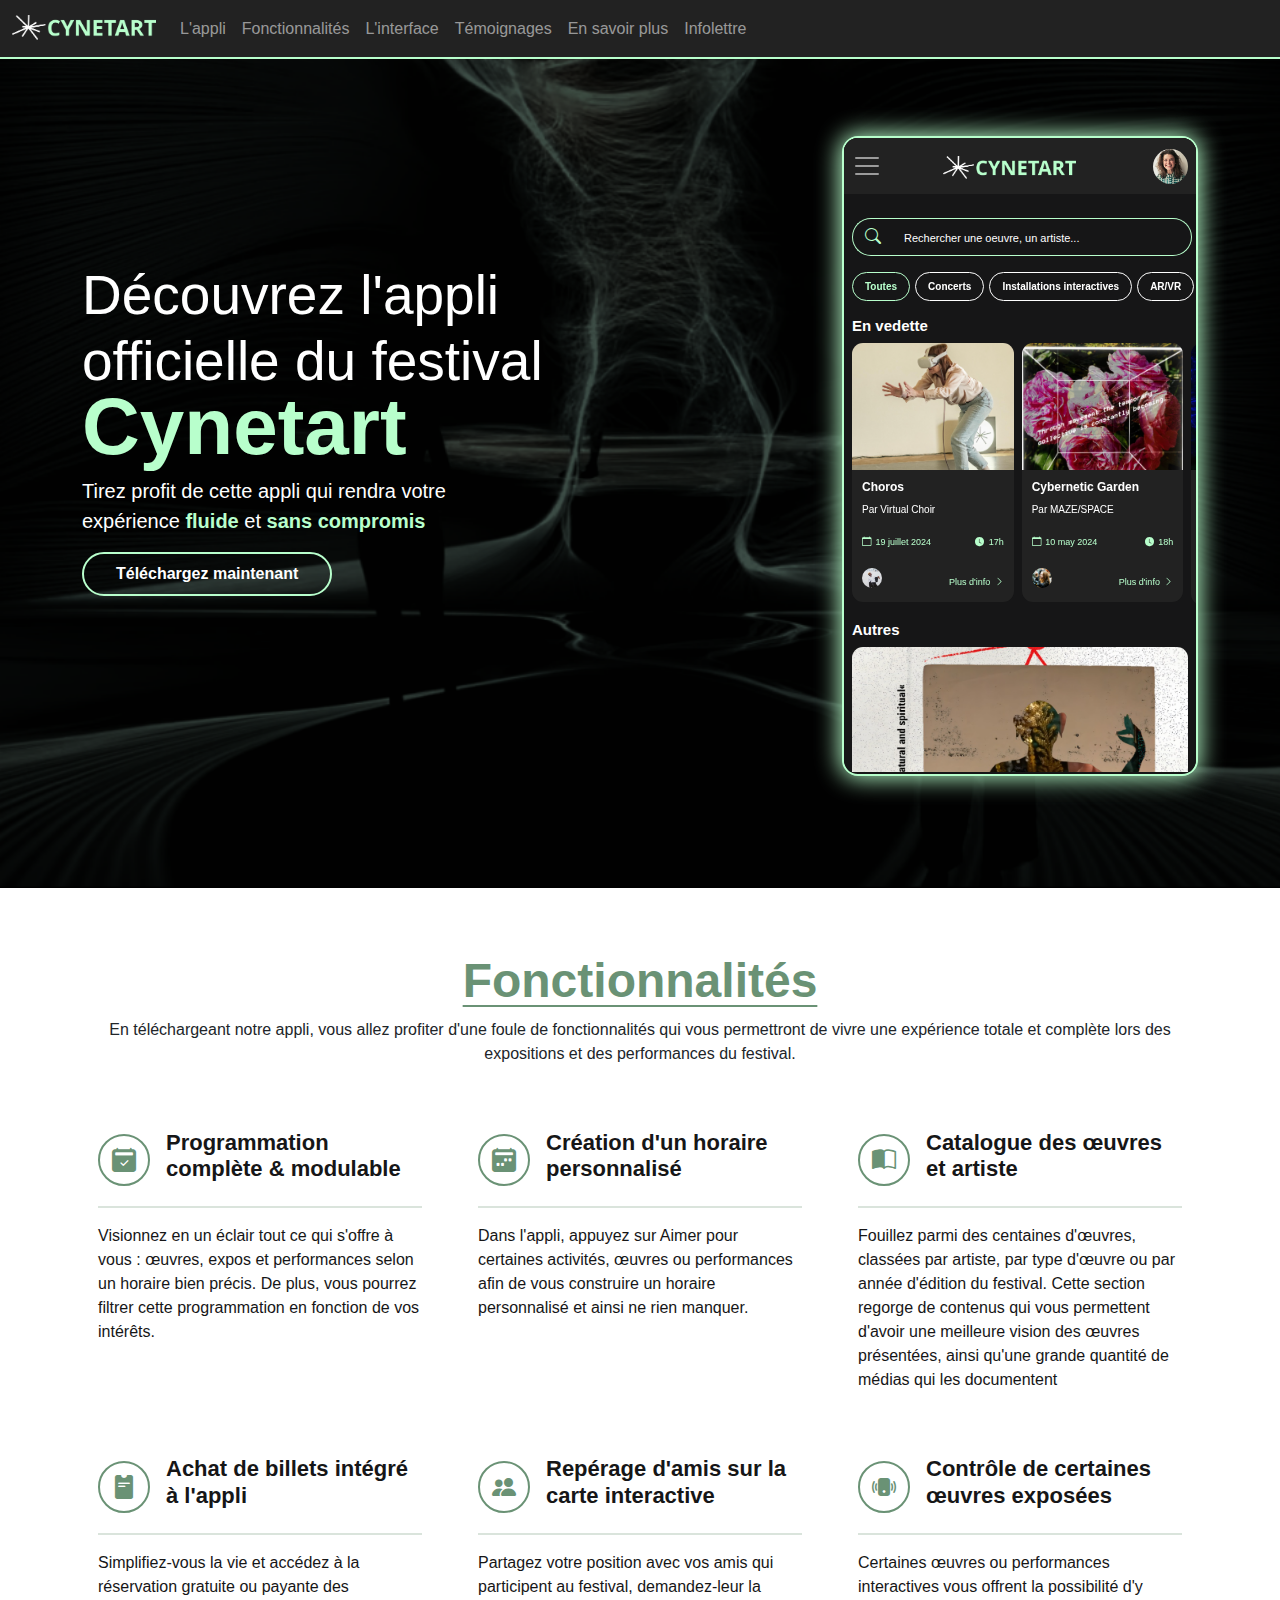
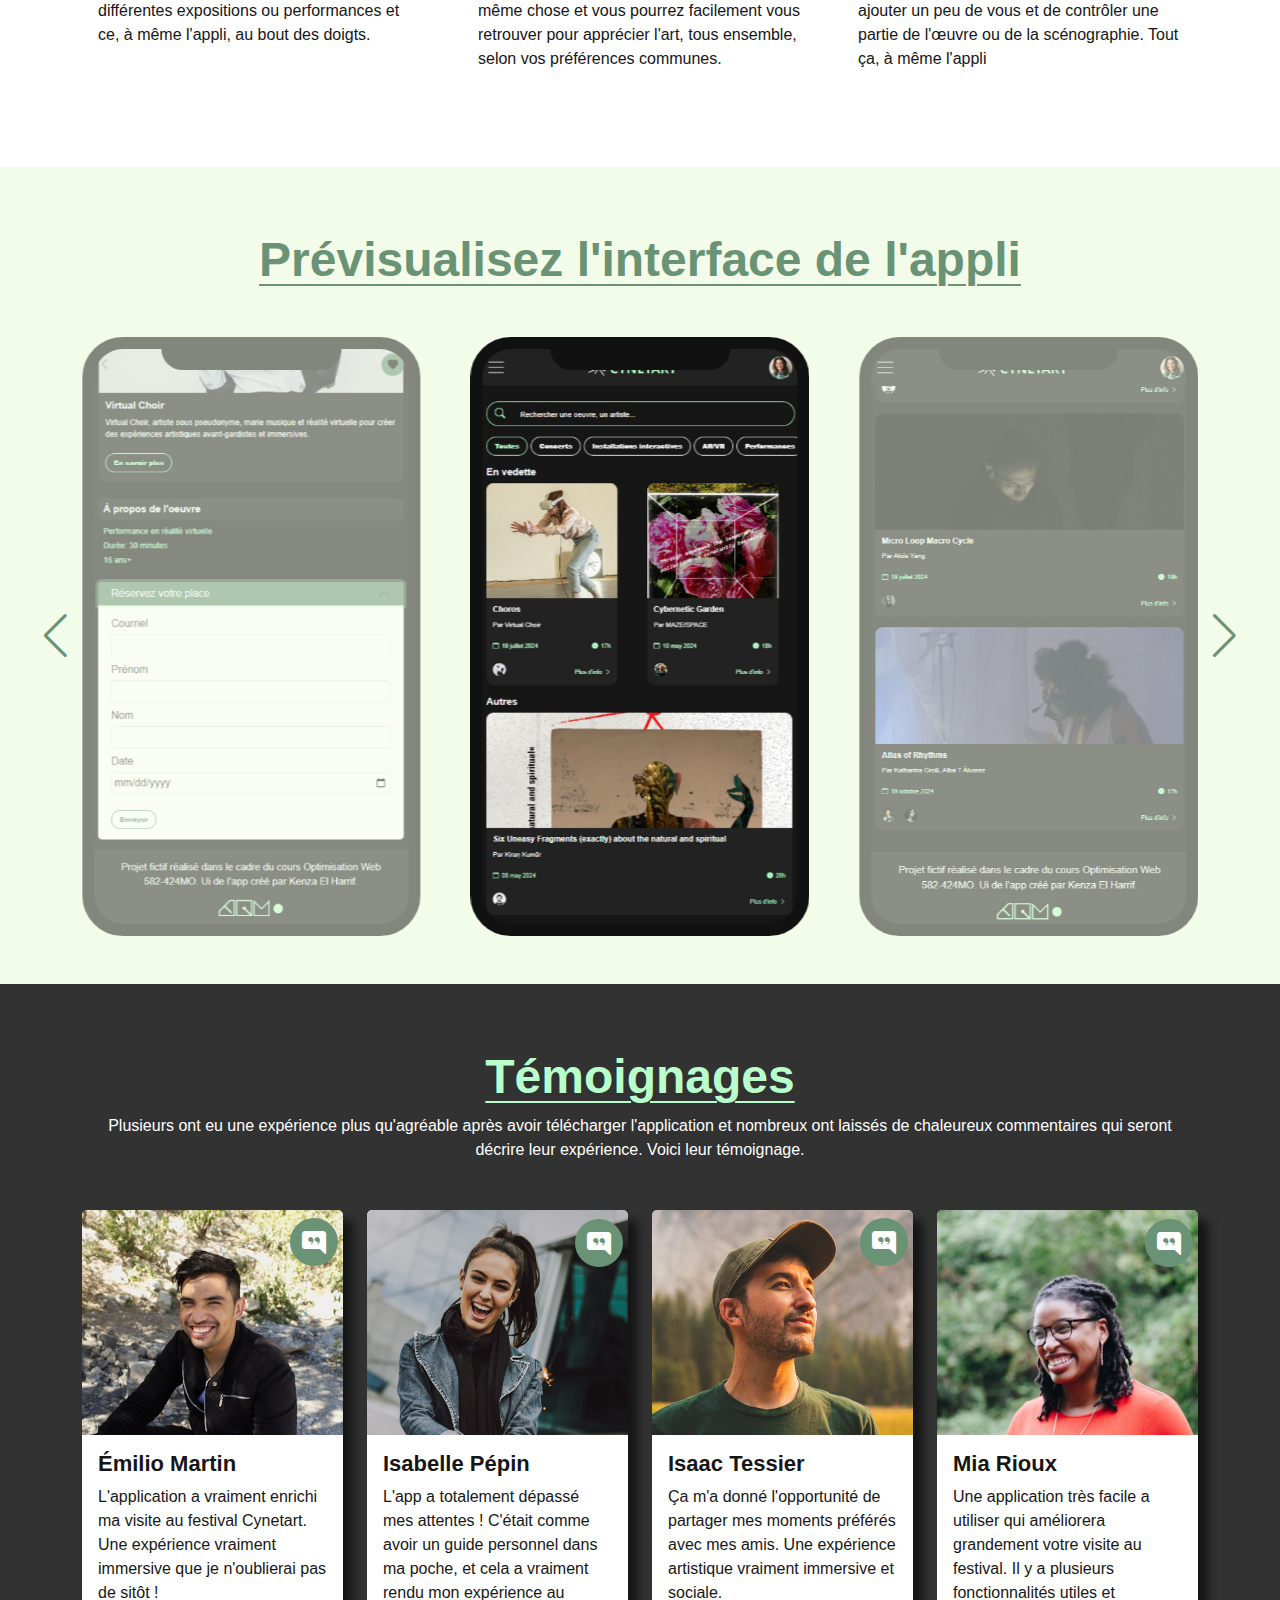
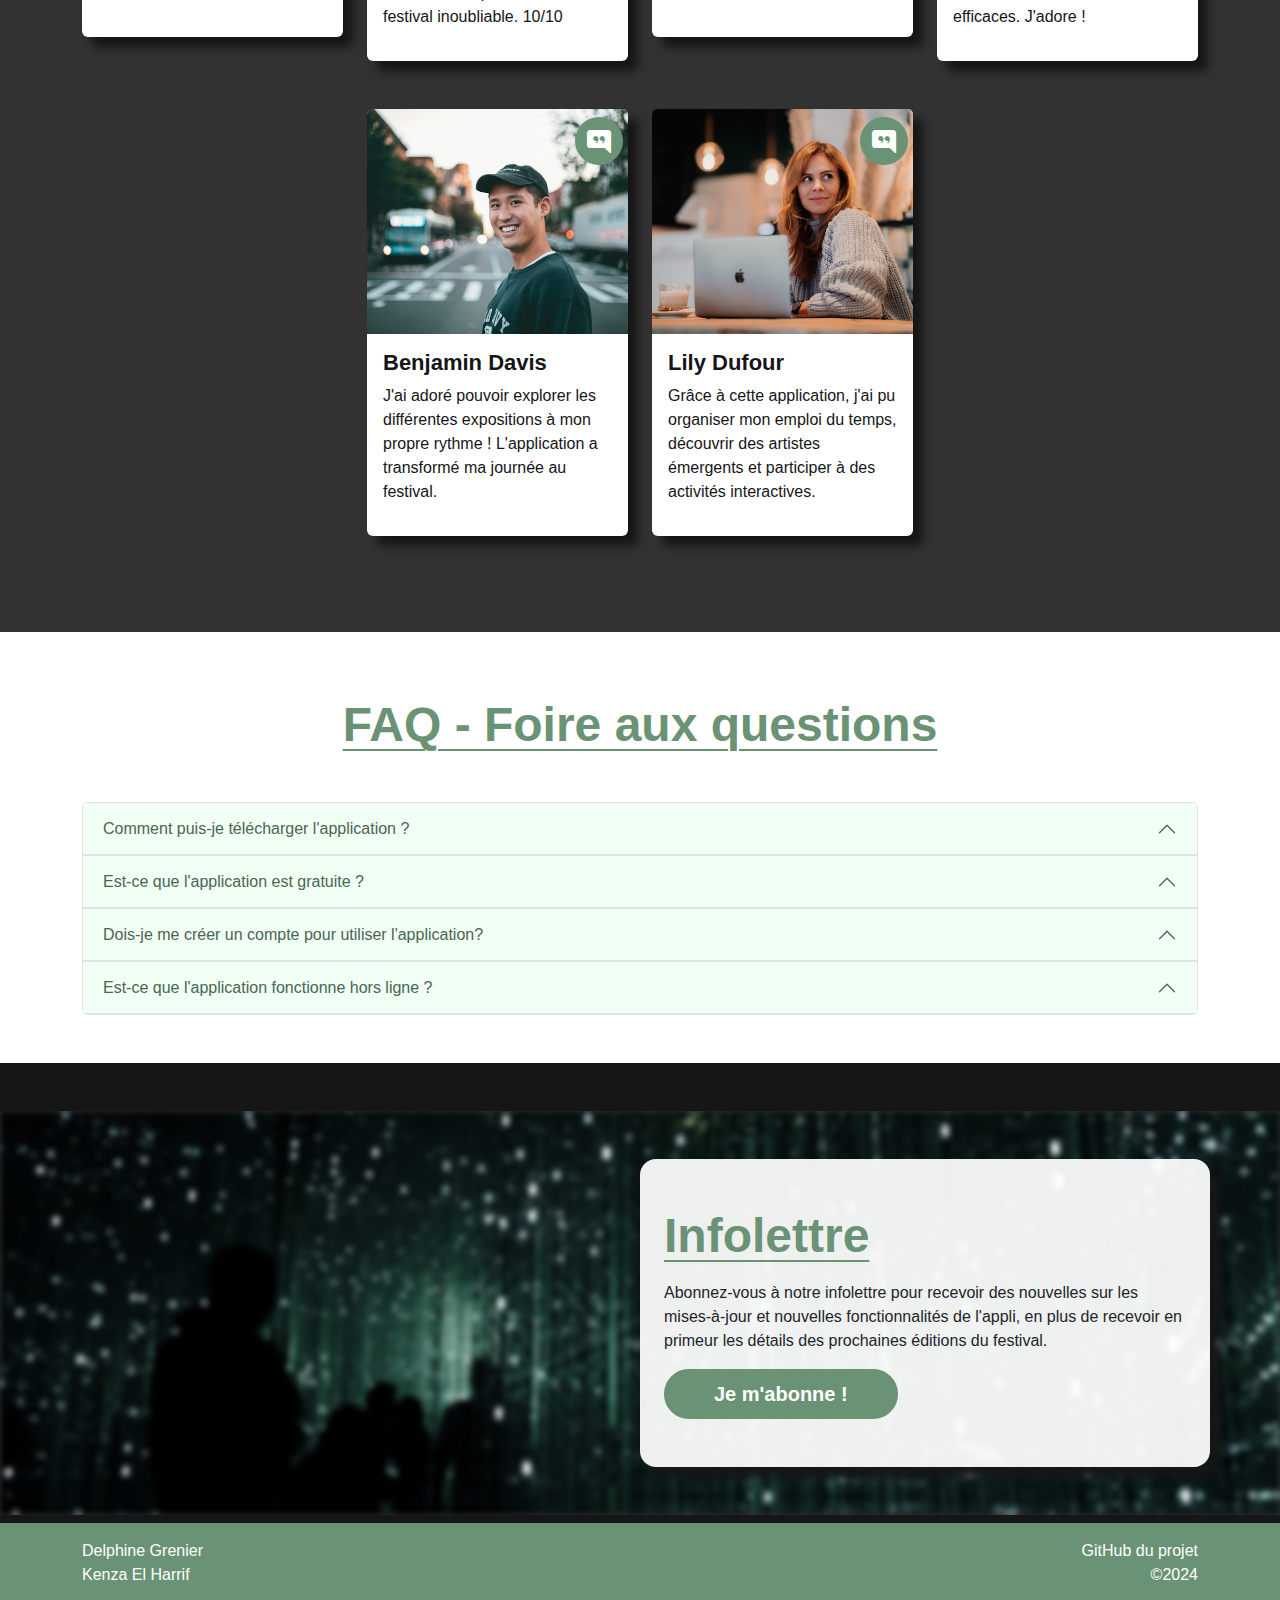
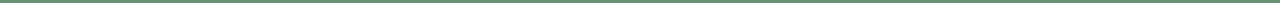
<file: index.html>
<!DOCTYPE html>
<html lang="fr">

<head>
  <meta charset="UTF-8" />
  <meta name="viewport" content="width=device-width, initial-scale=1" />
  <meta name="robots" content="noindex" />
  <title>Cynetart</title>
  <link rel="stylesheet" href="https://cdn.jsdelivr.net/npm/bootstrap-icons@1.11.3/font/bootstrap-icons.min.css">
  <link rel="stylesheet" href="https://cdn.jsdelivr.net/npm/swiper@11/swiper-bundle.min.css"/>
  <link rel="stylesheet" href="./scss/custom_bootstrap.css">
  <link rel="stylesheet" href="./css/main.css" />
  <link rel="stylesheet" href="./css/styles-lp.css" />
  <link rel="icon" type="image/x-icon" href="./assets/favicon.ico">
</head>

<body data-bs-spy="scroll" data-bs-target="#navigation" data-bs-smooth-scroll="true" tabindex="0">
  <header>

    <!----------- NAVIGUATION ---------->

    <nav class="navbar navbar-dark navbar-expand-lg fixed-top" id="navigation">
      <div class="container-fluid">
        <a class="navbar-brand" href="#appli"><img class="img-fluid mb-1" src="./assets/logo_cynetart.png"
            alt="logo"></a>
        <button class="navbar-toggler" data-bs-toggle="collapse" data-bs-target="#mainNav" aria-controls="mainNav"
          aria-expanded="false" aria-label="Affichage/masquage de la navigation">
          <span class="navbar-toggler-icon"></span>
        </button>
        <div id="mainNav" class="collapse navbar-collapse">
          <ul class="navbar-nav ">
            <li class="nav-item">
              <a href="#appli" class="nav-link">L'appli</a>
            </li>
            <li class="nav-item">
              <a href="#fonctionnalites" class="nav-link">Fonctionnalités</a>
            </li>
            <li class="nav-item">
              <a href="#view-more" class="nav-link">L'interface</a>
            </li>
            <li class="nav-item">
              <a href="#temoignages" class="nav-link">Témoignages</a>
            </li>
            <li class="nav-item">
              <a href="#savoirplus" class="nav-link">En savoir plus</a>
            </li>
            <li class="nav-item">
              <a href="#infolettre" class="nav-link">Infolettre</a>
            </li>
          </ul>
        </div>
      </div>
    </nav>
  </header>
  <main>

    <!----------- SECTION HÉRO ---------->

    <section class="hero" id="appli">
      <div class="container">
        <div class="row d-flex align-items-center justify-content-center ">
          <div class="col-10 col-lg-6 text-center text-lg-start pt-4">
            <h1>Découvrez l'appli officielle du festival</h1>
            <h2>Cynetart</h2>
            <p class="mt-4 mb-3">Tirez profit de cette appli qui rendra votre <br> expérience <strong>fluide</strong> et
              <strong>sans
                compromis</strong>
            </p>
            <button type="button" class="btn btn-outline-primary">Téléchargez maintenant</button>
          </div>
          <div class="col-10 col-lg-4 offset-lg-2 d-flex justify-content-center pt-lg-4">
            <div class="cadre-telephone">
              <iframe src="./app/index.html"></iframe>
            </div>
          </div>
        </div>
      </div>
    </section>

    <!----------- SECTION FONCTIONNALITÉS ---------->

    <section class="section-features bg-light" id="fonctionnalites">
      <div class="container py-5">
        <div class="row">
          <div class="col-12 text-center">
            <h3 class="mt-3">Fonctionnalités</h3>
            <p class="mb-5">En téléchargeant notre appli, vous allez profiter d'une foule de fonctionnalités qui vous
              permettront de vivre une expérience totale et complète lors des expositions et des performances du
              festival. </p>
          </div>
        </div>
        <div class="row">
          <div class="col-12 col-md-6 col-lg-4 ">
            <div class="card">
              <div class="card-body">
                <div class="d-flex align-items-center">
                  <div class="div-i d-flex align-items-center justify-content-center"><i
                      class="bi bi-calendar2-check-fill"></i></div>
                  <h4>Programmation complète & modulable</h4>
                </div>
                <hr class="card-hr">
                <p>Visionnez en un éclair tout ce qui s'offre à vous : œuvres, expos et performances selon un horaire
                  bien précis. De plus, vous pourrez filtrer cette programmation en fonction de vos intérêts. </p>
              </div>
            </div>
          </div>
          <div class="col-12 col-md-6 col-lg-4 ">
            <div class="card">
              <div class="card-body">
                <div class="d-flex align-items-center">
                  <div class="div-i d-flex align-items-center justify-content-center"><i
                      class="bi bi-calendar2-week-fill"></i></div>
                  <h4>Création d'un horaire personnalisé</h4>
                </div>
                <hr class="card-hr">
                <p>Dans l'appli, appuyez sur Aimer pour certaines activités, œuvres ou performances afin de vous
                  construire un horaire personnalisé et ainsi ne rien manquer.</p>
              </div>
            </div>
          </div>
          <div class="col-12 col-md-6 col-lg-4 ">
            <div class="card">
              <div class="card-body">
                <div class="d-flex align-items-center">
                  <div class="div-i d-flex align-items-center justify-content-center"><i class="bi bi-book-half"></i>
                  </div>
                  <h4>Catalogue des œuvres et artiste</h4>
                </div>
                <hr class="card-hr">
                <p>Fouillez parmi des centaines d'œuvres, classées par artiste, par type d'œuvre ou par année d'édition
                  du festival. Cette section regorge de contenus qui vous permettent d'avoir une meilleure vision des
                  œuvres présentées, ainsi qu'une grande quantité de médias qui les documentent</p>
              </div>
            </div>
          </div>
          <div class="col-12 col-md-6 col-lg-4 ">
            <div class="card">
              <div class="card-body">
                <div class="d-flex align-items-center">
                  <div class="div-i d-flex align-items-center justify-content-center"><i class="bi bi-pass-fill"></i>
                  </div>
                  <h4>Achat de billets intégré à l'appli</h4>
                </div>
                <hr class="card-hr">
                <p>Simplifiez-vous la vie et accédez à la réservation gratuite ou payante des différentes expositions ou
                  performances et ce, à même l'appli, au bout des doigts.</p>
              </div>
            </div>
          </div>
          <div class="col-12 col-md-6 col-lg-4 ">
            <div class="card">
              <div class="card-body">
                <div class="d-flex align-items-center">
                  <div class="div-i d-flex align-items-center justify-content-center"><i class="bi bi-people-fill"></i>
                  </div>
                  <h4>Repérage d'amis sur la carte interactive</h4>
                </div>
                <hr class="card-hr">
                <p>Partagez votre position avec vos amis qui participent au festival, demandez-leur la même chose et
                  vous pourrez facilement vous retrouver pour apprécier l'art, tous ensemble, selon vos préférences
                  communes.</p>
              </div>
            </div>
          </div>
          <div class="col-12 col-md-6 col-lg-4 ">
            <div class="card">
              <div class="card-body">
                <div class="d-flex align-items-center">
                  <div class="div-i d-flex align-items-center justify-content-center"><i
                      class="bi bi-phone-vibrate-fill"></i></div>
                  <h4>Contrôle de certaines œuvres exposées</h4>
                </div>
                <hr class="card-hr">
                <p>Certaines œuvres ou performances interactives vous offrent la possibilité d'y ajouter un peu de vous
                  et de contrôler une partie de l'œuvre ou de la scénographie. Tout ça, à même l'appli</p>
              </div>
            </div>
          </div>
        </div>
      </div>
    </section>

    <!----------- SECTION VIEW MORE ---------->
    <section class="section-view-more" id="view-more">
      <div class="container py-5">
        <div class="row test-center">
          <div class="col-12 text-center">
            <h3 class="mt-3 mb-5">Prévisualisez l'interface de l'appli</h3>
          </div>
        </div>
        <div class="row d-flex justify-content-center">
          <div class="col-10 col-lg-12">
            <div class="swiper-container">
              <div class="swiper swiper-screenshots">
                <div class="swiper-wrapper">
                  <div class="swiper-slide">
                    <div class="phone">
                      <div class="notch-container">
                        <div class="notch"></div>
                      </div>
                      <img src="./assets/img-slider-01.jpg" alt="">
                    </div>
                  </div>
                  <div class="swiper-slide">
                    <div class="phone">
                      <div class="notch-container">
                        <div class="notch"></div>
                      </div>
                      <img src="./assets/img-slider-02.jpg" alt="">
                    </div>
                  </div>
                  <div class="swiper-slide">
                    <div class="phone">
                      <div class="notch-container">
                        <div class="notch"></div>
                      </div>
                      <img src="./assets/img-slider-03.jpg" alt="">
                    </div>
                  </div>
                  <div class="swiper-slide">
                    <div class="phone">
                      <div class="notch-container">
                        <div class="notch"></div>
                      </div>
                      <img src="./assets/img-slider-04.jpg" alt="">
                    </div>
                  </div>
                </div>
              </div>
              <div class="swiper-button-prev arrow "></div>
              <div class="swiper-button-next arrow"></div>
            </div>
          </div>
        </div>
      </div>
    </section>

    <!----------- SECTION TÉMOIGNAGES ---------->

    <section class="section-testimonials" id="temoignages">
      <div class="container py-5">
        <div class="row">
          <div class="col-12 text-center">
            <h3 class="mt-3">Témoignages</h3>
            <p class="mb-5">Plusieurs ont eu une expérience plus qu'agréable après avoir télécharger l'application et
              nombreux ont laissés de chaleureux commentaires qui seront décrire leur expérience. Voici leur
              témoignage.</p>
          </div>
        </div>
        <div class="row justify-content-center">
          <div class="col-12, col-md-6, col-lg-3">
            <div class="card">
              <div class="div-i d-flex align-items-center justify-content-center"><i
                  class="bi bi-chat-right-quote-fill pt-1"></i></div>
              <img src="./assets/temoignage_01.jpg" class="card-img-top" alt="individu">
              <div class="card-body">
                <h4>Émilio Martin</h4>
                <p>L'application a vraiment enrichi ma visite au festival Cynetart. Une expérience vraiment immersive
                  que je n'oublierai pas de sitôt !</p>
              </div>
            </div>
          </div>
          <div class="col-12, col-md-6, col-lg-3">
            <div class="card">
              <div class="div-i d-flex align-items-center justify-content-center"><i
                  class="bi bi-chat-right-quote-fill pt-1"></i></div>
              <img src="./assets/temoignage_02.jpg" class="card-img-top" alt="individu">
              <div class="card-body">
                <h4>Isabelle Pépin</h4>
                <p>L'app a totalement dépassé mes attentes ! C'était comme avoir un guide personnel dans ma poche, et
                  cela a vraiment rendu mon expérience au festival inoubliable. 10/10 </p>
              </div>
            </div>
          </div>
          <div class="col-12, col-md-6, col-lg-3">
            <div class="card">
              <div class="div-i d-flex align-items-center justify-content-center"><i
                  class="bi bi-chat-right-quote-fill pt-1"></i></div>
              <img src="./assets/temoignage_03.jpg" class="card-img-top" alt="individu">
              <div class="card-body">
                <h4>Isaac Tessier</h4>
                <p>Ça m'a donné l'opportunité de partager mes moments préférés avec mes amis. Une expérience artistique
                  vraiment immersive et sociale.</p>
              </div>
            </div>
          </div>
          <div class="col-12, col-md-6, col-lg-3">
            <div class="card">
              <div class="div-i d-flex align-items-center justify-content-center"><i
                  class="bi bi-chat-right-quote-fill pt-1"></i></div>
              <img src="./assets/temoignage_04.jpg" class="card-img-top" alt="individu">
              <div class="card-body">
                <h4>Mia Rioux</h4>
                <p>Une application très facile a utiliser qui améliorera grandement votre visite au festival. Il y a
                  plusieurs fonctionnalités utiles et efficaces. J'adore ! </p>
              </div>
            </div>
          </div>
          <div class="col-12, col-md-6, col-lg-3">
            <div class="card">
              <div class="div-i d-flex align-items-center justify-content-center"><i
                  class="bi bi-chat-right-quote-fill pt-1"></i></div>
              <img src="./assets/temoignage_05.jpg" class="card-img-top" alt="individu">
              <div class="card-body">
                <h4>Benjamin Davis</h4>
                <p>J'ai adoré pouvoir explorer les différentes expositions à mon propre rythme ! L'application a
                  transformé ma journée au festival.</p>
              </div>
            </div>
          </div>
          <div class="col-12, col-md-6, col-lg-3">
            <div class="card">
              <div class="div-i d-flex align-items-center justify-content-center"><i
                  class="bi bi-chat-right-quote-fill pt-1"></i></div>
              <img src="./assets/temoignage_06.jpg" class="card-img-top" alt="individu">
              <div class="card-body">
                <h4>Lily Dufour</h4>
                <p>Grâce à cette application, j'ai pu organiser mon emploi du temps, découvrir des artistes émergents et
                  participer à des activités interactives. </p>
              </div>
            </div>
          </div>
        </div>
      </div>
    </section>

    <!----------- SECTION FAQ ---------->

    <section class="section-faq bg-light" id="savoirplus">
      <div class="container py-5">
        <div class="row">
          <div class="col-12 text-center">
            <h3 class="mt-3 mb-5">FAQ - Foire aux questions</h3>
          </div>
        </div>
        <div class="row justify-content-center">
          <div class="col-10 col-sm-12">
            <div class="accordion" id="FAQ">
              <div class="accordion-item">
                <h5 class="accordion-header" id="question1">
                  <button class="accordion-button" type="button" data-bs-toggle="collapse" data-bs-target="#reponse1"
                    aria-expanded="true" aria-controls="reponse1">
                    Comment puis-je télécharger l'application ?
                  </button>
                </h5>
                <div id="reponse1" class="accordion-collapse collapse" aria-labelledby="question1"
                  data-bs-parent="#FAQ">
                  <div class="accordion-body">
                    Vous pouvez télécharger l'application sur le site web de Cynetart dans la <b>section "L'appli"</b>
                    ou lors du festival, en scannant <b>un code QR</b> à l'entrée de l'événement.
                  </div>
                </div>
              </div>
              <div class="accordion-item">
                <h5 class="accordion-header" id="question2">
                  <button class="accordion-button" type="button" data-bs-toggle="collapse" data-bs-target="#reponse2"
                    aria-expanded="true" aria-controls="reponse2">
                    Est-ce que l'application est gratuite ?
                  </button>
                </h5>
                <div id="reponse2" class="accordion-collapse collapse" aria-labelledby="question2"
                  data-bs-parent="#FAQ">
                  <div class="accordion-body">
                    <b>Oui</b>, l'application et ses fonctionnalités sont gratuites.
                  </div>
                </div>
              </div>
              <div class="accordion-item">
                <h5 class="accordion-header" id="question3">
                  <button class="accordion-button" type="button" data-bs-toggle="collapse" data-bs-target="#reponse3"
                    aria-expanded="true" aria-controls="reponse3">
                    Dois-je me créer un compte pour utiliser l'application?
                  </button>
                </h5>
                <div id="reponse3" class="accordion-collapse collapse" aria-labelledby="question3"
                  data-bs-parent="#FAQ">
                  <div class="accordion-body">
                    Vous n'êtes <b>pas obligé de créer un compte</b> pour utiliser l'application. Cependant, pour une
                    expérience plus personnalisée, nous vous recommandons vivement de le faire.
                  </div>
                </div>
              </div>
              <div class="accordion-item">
                <h5 class="accordion-header" id="question4">
                  <button class="accordion-button" type="button" data-bs-toggle="collapse" data-bs-target="#reponse4"
                    aria-expanded="true" aria-controls="reponse4">
                    Est-ce que l'application fonctionne hors ligne ?
                  </button>
                </h5>
                <div id="reponse4" class="accordion-collapse collapse" aria-labelledby="question4"
                  data-bs-parent="#FAQ">
                  <div class="accordion-body">
                    <b>L'application fonctionne hors ligne</b> pour la plupart des fonctionnalités, mais l'achat de
                    billets et certains contrôles d'œuvres <b>nécessitent une connexion Wi-Fi</b>. Une connexion Wi-Fi
                    sera disponible gratuitement lors de l'événement.
                  </div>
                </div>
              </div>
            </div>
          </div>
        </div>
    </section>

    <!----------- SECTION INFOLETTRE ---------->

    <section class="section-infolettre bg-success py-5 mt-5" id="infolettre">
      <div class="container">
        <div class="row d-flex justify-content-end">
          <div class="col-12 col-md-6 text-center text-md-start py-5 px-4">
            <h5 class="h3">Infolettre</h5>
            <p class="my-3">Abonnez-vous à notre infolettre pour recevoir des nouvelles sur les mises-à-jour et
              nouvelles fonctionnalités de l'appli, en plus de recevoir en primeur les détails des prochaines éditions
              du festival.</p>
            <button type="button" data-bs-toggle="modal" data-bs-target="#infoModal"
              class="btn btn-secondary btn-lg px-5">Je m'abonne !</button>
          </div>
        </div>
      </div>
    </section>
  </main>

  <!----------- SECTION INFOLETTRE - MODALE À LA RACINE DU BODY ---------->
  <div class="modal fade" tabindex="-1" id="infoModal">
    <div class="modal-dialog modal-dialog-centered modal-lg">
      <div class="modal-content">
        <div class="modal-header">
          <h6 class="modal-title h4">Restez informé !</h6>
          <button class="btn-close" data-bs-dismiss="modal" aria-label="Fermer la
          fenêtre"></button>
        </div>
        <div class="modal-body">
          <form>
            <i class="bi bi-envelope-at-fill"></i>
            <input type="email" class="form-control" id="inputEmail" aria-describedby="emailHelp"
              placeholder="Votre adresse courriel">
          </form>
        </div>
        <div class="modal-footer">
          <button class="btn btn-outline-secondary annuler" data-bs-dismiss="modal">Annuler</button>
          <button type="submit" data-bs-dismiss="modal" class="btn btn-secondary text-light">Envoyer</button>
        </div>
      </div>
    </div>
  </div>

  <!----------- SECTION PIED DE PAGE ---------->

  <footer class="bg-secondary">
    <div class="container">
      <div class="row py-3 mt-2">
        <div class="col-lg-2 text-center text-lg-start">Delphine Grenier <br> Kenza El Harrif</div>
        <div class="col-lg-10 text-center text-lg-end"><a
            href="https://github.com/Delphinegrenier/delphine-kenza-app-festival-art">GitHub du projet</a>
          <br>©2024
        </div>
      </div>
    </div>
  </footer>

  <script src="https://cdn.jsdelivr.net/npm/bootstrap@5.3.2/dist/js/bootstrap.bundle.min.js"
    integrity="sha384-C6RzsynM9kWDrMNeT87bh95OGNyZPhcTNXj1NW7RuBCsyN/o0jlpcV8Qyq46cDfL"
    crossorigin="anonymous"></script>
  <script src="https://cdn.jsdelivr.net/npm/swiper@11/swiper-bundle.min.js"></script>
  <script src="./js/script.js"></script>
</body>

</html>
</file>
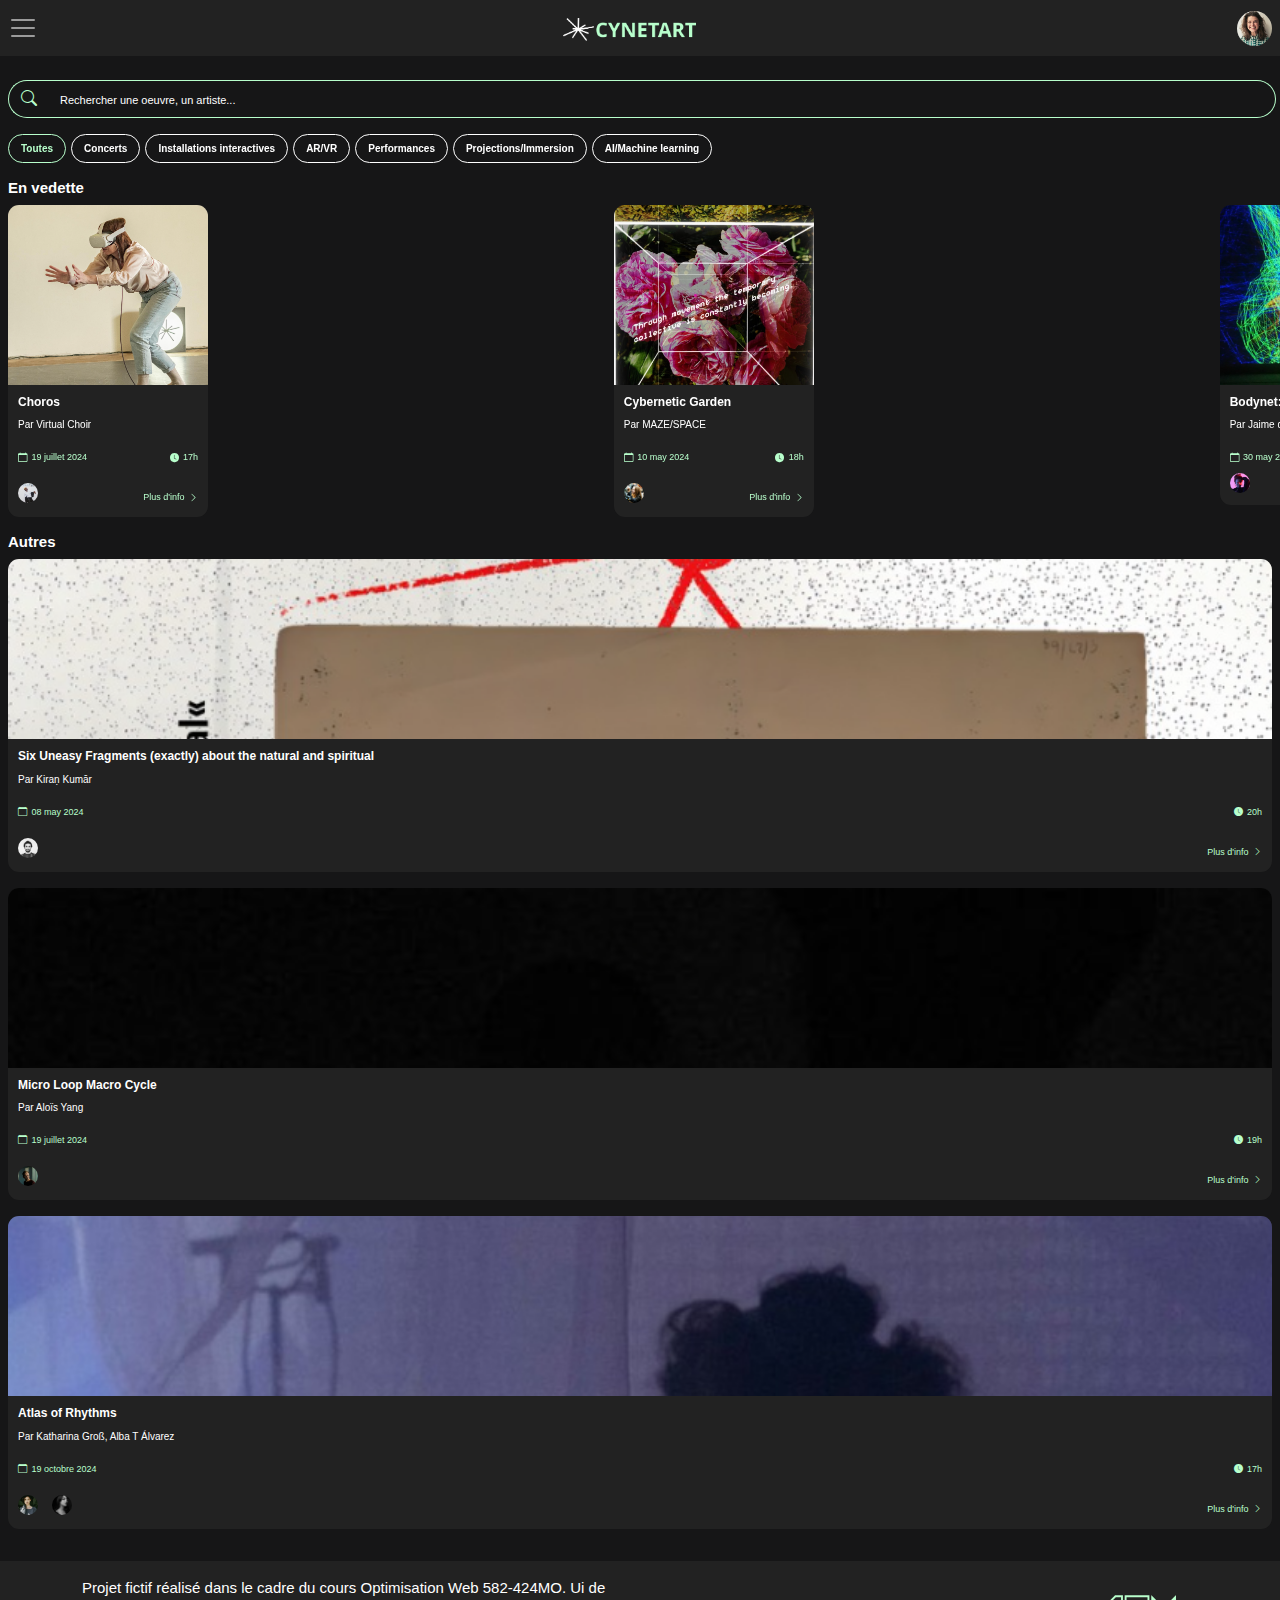
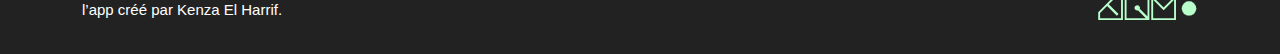
<file: app/index.html>
<!DOCTYPE html>
<html lang="fr">
  <head>
    <meta charset="UTF-8" />
    <meta name="viewport" content="width=device-width, initial-scale=1" />
    <meta name="robots" content="noindex" />
    <title>Cynetart Application</title>
    <link rel="stylesheet" href="https://cdn.jsdelivr.net/npm/bootstrap-icons@1.11.3/font/bootstrap-icons.min.css">
    <link rel="stylesheet" href="https://cdn.jsdelivr.net/npm/swiper@11/swiper-bundle.min.css"/>
    <link rel="stylesheet" href="../scss/custom_bootstrap.css">
    <link rel="stylesheet" href="../css/main.css" />
    <link rel="stylesheet" href="../css/styles-app.css" />
    <link rel="icon" type="image/x-icon" href="../assets/favicon.ico">
  </head>

  <body data-bs-spy="scroll" data-bs-target="#navId">
    <!----------- SECTION HEADER ---------->
    <header>
      <nav class="navbar navbar-dark bg-info fixed-top">
        <div class="container-fluid justify-content-between px-2">
          <a href="#" class="navbar-brand order-2">
            <img src="../assets/logo_cynetart.png" alt="" class="logo"/>
          </a>
            <img src="../assets/photo_profil.jpg" class="profil order-3" alt="" />
            <button
              class="navbar-toggler order-first"
              data-bs-toggle="collapse"
              data-bs-target="#mainNav"
              aria-controls="mainNav"
              aria-expanded="false"
              aria-label="Affichage/masquage de la navigation"
            >
              <span class="navbar-toggler-icon"></span>
            </button>
          <div id="mainNav" class="collapse navbar-collapse order-4">
            <ul class="nav navbar-nav">
              <li class="nav-item">
                <a class="nav-link active" href="#">Acceuil</a>
              </li>
              <li class="nav-item">
                <a class="nav-link" href="#">Programmation</a>
              </li>
              <li>
                <a class="nav-link" href="#">Oeuvres</a>
              </li>
              <li>
                <a class="nav-link" href="#">Présentation des artistes</a>
              </li>
              <li>
                <a class="nav-link" href="#">Amis sur carte interactive</a>
              </li>
            </ul>
          </div>
        </div>
      </nav>
    </header>
    <!----------- SECTION MAIN ---------->
    <main>
      <section class="container-fluid px-0">
        <div class="search">
          <form>
            <div class="input-group justify-content-center mx-2 pe-2">
              <span class="input-group-text bg-transparent"><i class="bi bi-search"></i></span>
            <input class="form-control form-search me-1 text-light bg-transparent" type="search" placeholder="Rechercher une oeuvre, un artiste...">
            </div>
          </form>
        </div>
        <section class="swiper swiper-filters ps-2 mb-3">
          <div class="swiper-wrapper">
            <div class="swiper-slide"><button type="button" class="btn btn-outline-primary">Toutes</button></div>
            <div class="swiper-slide"><button type="button" class="btn btn-outline-light">Concerts</button></div>
            <div class="swiper-slide"><button type="button" class="btn btn-outline-light">Installations interactives</button></div>
            <div class="swiper-slide"><button type="button" class="btn btn-outline-light">AR/VR</button></div>
            <div class="swiper-slide"><button type="button" class="btn btn-outline-light">Performances</button></div>
            <div class="swiper-slide"><button type="button" class="btn btn-outline-light">Projections/Immersion</button></div>
            <div class="swiper-slide"><button type="button" class="btn btn-outline-light">AI/Machine learning</button></div>
          </div>
        </section>
      </section>
        <!----------- CARTES EN VEDETTE ---------->
        
        <section id="vedette" >
          <h1 class="h5 text-light ms-2">En vedette</h1>
          
          <section class="swiper swiper-featured-artworks ps-2">
            <div class="swiper-wrapper">
              <div class="swiper-slide swiper-slide-artworks">
                <a href="artwork.html" class="card card-vedette mb-3">
                <img src="../assets/artworks/choros_Virtual-Choir.png" class="card-img-top img-art">
                  <div class="card-body">
                    <h2 class="card-title h6">Choros</h2>
                      <p class="card-text text-light artist">Par Virtual Choir</p>
                      <div class="d-flex justify-content-between">
                        <span>
                          <i class="bi bi-calendar text-primary"></i>
                          <p class="date d-inline text-primary">19 juillet 2024</p>
                        </span>
                        <span >
                          <i class="bi bi-clock-fill text-primary"></i>
                          <p class="date d-inline text-primary ">17h</p>
                        </span>
                      </div>
                      <div class="d-flex justify-content-between">
                        <img src="../assets/artists/artiste_8.jpg" class="artist-photo mt-3" alt="" />
                        <span class="mt-3">
                          <p class="informe d-inline text-primary">Plus d'info</p>
                          <i class="bi bi-chevron-right text-primary"></i>
                        </span>
                      </div>
                  </div>
                </a>
              </div>
              <div class="swiper-slide swiper-slide-artworks"><a href="artwork.html" class="card card-vedette mb-3">
                <img src="../assets/artworks/cybernetic_garden_Maze-Space.png" class="card-img-top img-art">
                  <div class="card-body">
                    <h2 class="card-title h6">Cybernetic Garden</h2>
                      <p class="card-text text-light artist">Par MAZE/SPACE</p>
                      <div class="d-flex justify-content-between">
                        <span>
                          <i class="bi bi-calendar text-primary"></i>
                          <p class="date d-inline text-primary">10 may 2024</p>
                        </span>
                        <span>
                          <i class="bi bi-clock-fill text-primary"></i>
                          <p class="date d-inline text-primary">18h</p>
                        </span>
                      </div>
                      <div class="d-flex justify-content-between">
                        <img src="../assets/artists/artiste_6.jpg" class="artist-photo mt-3" alt="" />
                        <span class="mt-3">
                          <p class="informe d-inline text-primary">Plus d'info</p>
                          <i class="bi bi-chevron-right text-primary"></i>
                        </span>
                      </div>
                  </div>
                </a>
              </div>
              <div class="swiper-slide swiper-slide-artworks"><a href="artwork.html" class="card card-vedette mb-3">
                <img src="../assets/artworks/bodynet_abstract_avatars_Jaime.png" class="card-img-top img-art">
                  <div class="card-body">
                    <h2 class="card-title h6">Bodynet: Abstract Avatars</h2>
                      <p class="card-text text-light artist">Par Jaime del Val</p>
                      <div class="d-flex justify-content-between">
                        <span>
                          <i class="bi bi-calendar text-primary"></i>
                          <p class="date d-inline text-primary">30 may 2024</p>
                        </span>
                        <span>
                          <i class="bi bi-clock-fill text-primary ms-2"></i>
                          <p class="date d-inline text-primary ">20h</p>
                        </span>
                      </div>
                      <div class="d-flex justify-content-between align-items-center">
                        <img src="../assets/artists/artiste_9.jpg" class="artist-photo mt-1" alt="" />
                        <span class="mt-1">
                          <p class="informe d-inline text-primary">Plus d'info</p>
                          <i class="bi bi-chevron-right text-primary"></i>
                        </span>
                      </div>
                  </div>
                </a>
              </div>
              <div class="swiper-slide swiper-slide-artworks">
                <a href="artwork.html" class="card card-vedette mb-3">
                <img src="../assets/artworks/choros_Virtual-Choir.png" class="card-img-top img-art">
                  <div class="card-body">
                    <h2 class="card-title h6">Choros</h2>
                      <p class="card-text text-light artist">Par Virtual Choir</p>
                      <div class="d-flex justify-content-between">
                        <span>
                          <i class="bi bi-calendar text-primary"></i>
                          <p class="date d-inline text-primary">19 juillet 2024</p>
                        </span>
                        <span >
                          <i class="bi bi-clock-fill text-primary"></i>
                          <p class="date d-inline text-primary ">17h</p>
                        </span>
                      </div>
                      <div class="d-flex justify-content-between">
                        <img src="../assets/artists/artiste_8.jpg" class="artist-photo mt-3" alt="" />
                        <span class="mt-3">
                          <p class="informe d-inline text-primary">Plus d'info</p>
                          <i class="bi bi-chevron-right text-primary"></i>
                        </span>
                      </div>
                  </div>
                </a>
              </div>
              <div class="swiper-slide swiper-slide-artworks"><a href="artwork.html" class="card card-vedette mb-3">
                <img src="../assets/artworks/cybernetic_garden_Maze-Space.png" class="card-img-top img-art">
                  <div class="card-body">
                    <h2 class="card-title h6">Cybernetic Garden</h2>
                      <p class="card-text text-light artist">Par MAZE/SPACE</p>
                      <div class="d-flex justify-content-between">
                        <span>
                          <i class="bi bi-calendar text-primary"></i>
                          <p class="date d-inline text-primary">10 may 2024</p>
                        </span>
                        <span>
                          <i class="bi bi-clock-fill text-primary"></i>
                          <p class="date d-inline text-primary">18h</p>
                        </span>
                      </div>
                      <div class="d-flex justify-content-between">
                        <img src="../assets/artists/artiste_6.jpg" class="artist-photo mt-3" alt="" />
                        <span class="mt-3">
                          <p class="informe d-inline text-primary">Plus d'info</p>
                          <i class="bi bi-chevron-right text-primary"></i>
                        </span>
                      </div>
                  </div>
                </a>
              </div>
              <div class="swiper-slide swiper-slide-artworks"><a href="artwork.html" class="card card-vedette mb-3">
                <img src="../assets/artworks/bodynet_abstract_avatars_Jaime.png" class="card-img-top img-art">
                  <div class="card-body">
                    <h2 class="card-title h6">Bodynet: Abstract Avatars</h2>
                      <p class="card-text text-light artist">Par Jaime del Val</p>
                      <div class="d-flex justify-content-between">
                        <span>
                          <i class="bi bi-calendar text-primary"></i>
                          <p class="date d-inline text-primary">30 may 2024</p>
                        </span>
                        <span>
                          <i class="bi bi-clock-fill text-primary ms-2"></i>
                          <p class="date d-inline text-primary ">20h</p>
                        </span>
                      </div>
                      <div class="d-flex justify-content-between align-items-center">
                        <img src="../assets/artists/artiste_9.jpg" class="artist-photo mt-1" alt="" />
                        <span class="mt-1">
                          <p class="informe d-inline text-primary">Plus d'info</p>
                          <i class="bi bi-chevron-right text-primary"></i>
                        </span>
                      </div>
                  </div>
                </a>
              </div>
            </div>
          </section>
        </section>
        <!----------- CARTES AUTRES ---------->
        <section class="autres mb-3 mx-2">
          <h1 class="h5">Autres</h1>
          <div class="row">
            <div class="col-12 pb-3">
              <a href="artwork.html" class="card card-autre">
                <img src="../assets/artworks/six_uneasy_fragments_Kiran-Kumar.png" class="card-img-top img-autres">
                  <div class="card-body">
                    <h2 class="card-title h6">Six Uneasy Fragments (exactly) about the natural and spiritual</h2>
                      <p class="card-text text-light artist">Par Kiraṇ Kumār</p>
                      <div class="d-flex justify-content-between">
                        <span>
                          <i class="bi bi-calendar text-primary"></i>
                          <p class="date d-inline text-primary">08 may 2024</p>
                        </span>
                        <span >
                          <i class="bi bi-clock-fill text-primary"></i>
                          <p class="date d-inline text-primary ">20h</p>
                        </span>
                      </div>
                      <div class="d-flex justify-content-between">
                        <img src="../assets/artists/artiste_4.jpg" class="artist-photo mt-3" alt="" />
                        <span class="mt-3">
                          <p class="informe d-inline text-primary">Plus d'info</p>
                          <i class="bi bi-chevron-right text-primary"></i>
                        </span>
                      </div>
                  </div>
                </a>
            </div>
            <div class="col-12 pb-3">
              <a href="artwork.html" class="card card-autre">
                <img src="../assets/artworks/micro_loop_macro_cycle_Alois_Yang.png" class="card-img-top img-autres">
                  <div class="card-body">
                    <h2 class="card-title h6">Micro Loop Macro Cycle</h2>
                      <p class="card-text text-light artist">Par Aloïs Yang</p>
                      <div class="d-flex justify-content-between">
                        <span>
                          <i class="bi bi-calendar text-primary"></i>
                          <p class="date d-inline text-primary">19 juillet 2024</p>
                        </span>
                        <span >
                          <i class="bi bi-clock-fill text-primary"></i>
                          <p class="date d-inline text-primary ">19h</p>
                        </span>
                      </div>
                      <div class="d-flex justify-content-between">
                        <img src="../assets/artists/artiste_5.jpg" class="artist-photo mt-3" alt="" />
                        <span class="mt-3">
                          <p class="informe d-inline text-primary">Plus d'info</p>
                          <i class="bi bi-chevron-right text-primary"></i>
                        </span>
                      </div>
                  </div>
                </a>
            </div>
            <div class="col-12 pb-3">
              <a href="artwork.html" class="card card-autre">
                <img src="../assets/artworks/atlas_of_rythms_Grob_Alba.png" class="card-img-top img-autres">
                  <div class="card-body">
                    <h2 class="card-title h6">Atlas of Rhythms</h2>
                      <p class="card-text text-light artist">Par Katharina Groß, Alba T Álvarez</p>
                      <div class="d-flex justify-content-between">
                        <span>
                          <i class="bi bi-calendar text-primary"></i>
                          <p class="date d-inline text-primary">19 octobre 2024</p>
                        </span>
                        <span >
                          <i class="bi bi-clock-fill text-primary"></i>
                          <p class="date d-inline text-primary ">17h</p>
                        </span>
                      </div>
                      <div class="d-flex justify-content-between">
                        <span>
                          <img src="../assets/artists/artiste_3.jpg" class="artist-photo mt-3" alt="" />
                          <img src="../assets/artists/artiste_1.jpg" class="artist-photo mt-3" alt="" />
                        </span>
                        <span class="mt-3">
                          <p class="informe d-inline text-primary">Plus d'info</p>
                          <i class="bi bi-chevron-right text-primary"></i>
                        </span>
                      </div>
                  </div>
                </a>
            </div>
          </div>
        </section>
    </main>
    <!----------- SECTION PIED DE PAGE ---------->
    <footer>
      <div class="container">
        <div class="row">
        <div class="col-sm-6">
          <p class="projet text-sm-start text-center"> Projet fictif réalisé dans le cadre du cours Optimisation Web 582-424MO. Ui de l’app créé par Kenza El Harrif.</p>
        </div>
        <div class="col-sm-6 text-center text-sm-end align-self-center">
        <svg class="timlogo" version="1.1" id="logo_x5F_7" xmlns="http://www.w3.org/2000/svg" xmlns:xlink="http://www.w3.org/1999/xlink" x="0px" y="0px"
	 viewBox="0 0 1226 309" style="enable-background:new 0 0 1226 309;" xml:space="preserve">
      <g id="O">
	    <circle class="st0" cx="1116" cy="165" r="87.5"/>
	    <path class="st0" d="M1116,79c47.42,0,86,38.58,86,86s-38.58,86-86,86s-86-38.58-86-86S1068.58,79,1116,79 M1116,76
		c-49.15,0-89,39.85-89,89s39.85,89,89,89s89-39.85,89-89S1165.15,76,1116,76L1116,76z"/>
      </g>
      <path id="M" class="st1" d="M788.36,170.53l16.26,16.26l16.26-16.26L933.23,58.19v226.25h-257l0-226.04L788.36,170.53z M653.23,4.43
	l0,303h303v-303l-1.77,0L804.62,154.27L654.79,4.43H653.23L653.23,4.43z"/>
      <path id="I" class="st1" d="M327.15,4.18v303h303v-303H327.15z M457.08,134.11c-13.08,13.08-13.08,34.29,0,47.38
	c9.41,9.41,23.02,12.05,34.79,7.92l94.77,94.77l-236.49,0v-257h257l0,236.49l-94.77-94.77c4.13-11.77,1.48-25.39-7.92-34.79
	C491.37,121.03,470.16,121.03,457.08,134.11z"/>
      <path id="T" class="st1" d="M209.14,3.72L2.67,210.2l0,96.53l303,0l0-303L209.14,3.72z M25.67,283.72l0-64l85.62-85.62
	l119.87,119.87l20.51-20.51L131.8,113.6l86.87-86.87l64,0l0,257L25.67,283.72z"/>
    </svg>
        </div>
      </div>
      </div>
    </footer>

    <script
      src="https://cdn.jsdelivr.net/npm/bootstrap@5.3.2/dist/js/bootstrap.bundle.min.js"
      integrity="sha384-C6RzsynM9kWDrMNeT87bh95OGNyZPhcTNXj1NW7RuBCsyN/o0jlpcV8Qyq46cDfL"
      crossorigin="anonymous"
    ></script>
    <script src="https://cdn.jsdelivr.net/npm/swiper@11/swiper-bundle.min.js"></script>
    <script src="../js/script.js"></script>
  </body>
</html>
</file>
<file: css/main.css>
@import url("https://fonts.googleapis.com/css2?family=Noto+Sans:ital,wght@0,300;0,400;0,600;0,700;0,900;1,300;1,400;1,600;1,700;1,900&display=swap");

:root {
  --bs-success: #323232;
  --bs-info: #222222;
  --bs-dark: #161617;
  --bslight: #ffffff;
  --bs-primary: #b8ffcc;
  --bs-secondary: #6a9275;
  --Noto: "NotoSans", sans-serif;
}

/*------------- Styles Généraux -------------*/

* {
  font-family: var(--Noto);
}

h1,
.h1 {
  font-size: 55px;
  font-weight: 400;
  color: var(--bs-light);
}

h2,
.h2 {
  font-size: 80px;
  font-weight: 700;
  color: var(--bs-primary);
}

h3,
.h3 {
  font-size: 48px;
  font-weight: 700;
  color: var(--bs-secondary);
}

h4,
.h4 {
  font-size: 22px;
  font-weight: 700;
  color: var(--bs-dark);
}

h5,
.h5 {
  font-size: 15px;
  font-weight: 700;
  color: var(--bs-light);
}

h6,
.h6 {
  font-size: 12px;
  font-weight: 700;
  color: var(--bs-light);
}

/* w3schools.com/howto/howto_css_custom_scrollbar.asp */
/* Réutilise les couleurs des variables prédéfinies, mais plus pales pour contraste. */

::-webkit-scrollbar {
  width: 10px;
}

::-webkit-scrollbar-track {
  background: #ececec;
}

/* Handle */
::-webkit-scrollbar-thumb {
  background: var(--bs-secondary);
}

/* Handle on hover */
::-webkit-scrollbar-thumb:hover {
  background: #79a786;
}
</file>
<file: css/styles-lp.css>
@import url("https://fonts.googleapis.com/css2?family=Noto+Sans:ital,wght@0,300;0,400;0,600;0,700;0,900;1,300;1,400;1,600;1,700;1,900&display=swap");

:root {
  --bs-success: #323232;
  --bs-info: #222222;
  --bs-dark: #161617;
  --bs-light: #ffffff;
  --bs-primary: #b8ffcc;
  --bs-secondary: #6a9275;
  --bs-warning: #f3fce9;
  --Noto: "NotoSans", sans-serif;
}

/*------------- Styles Généraux -------------*/
body {
  background-color: var(--bs-dark);
}

h3,
.h3 {
  text-decoration: underline;
  text-decoration-color: var(--bs-secondary);
  text-decoration-thickness: 2px;
  text-underline-offset: 8px;
}

@media screen and (max-width: 576px) {
  h1,
  h1 {
    font-size: 30px;
    margin-top: 20px;
  }
  h2,
  h2 {
    font-size: 60px;
  }
  h3,
  h3 {
    font-size: 37px;
  }

  h4,
  h4 {
    font-size: 20px;
  }
}

@media screen and (max-width: 300px) {
  h1,
  .h1 {
    font-size: 27px;
    margin-top: 20px;
  }
  h2,
  .h2 {
    font-size: 35px;
  }
  h3,
  .h3 {
    font-size: 27px;
  }

  h4,
  .h4 {
    font-size: 20px;
  }

  .navbar-brand img {
    height: 20px;
  }
  .hero button,
  #infolettre button {
    height: 40px;
    font-size: 12px;
  }
  section.hero .row {
    padding: 0 0;
    box-sizing: border-box;
  }
}

/*------------- Section Header -------------*/
.navbar {
  background-color: var(--bs-info);
  border-bottom: var(--bs-primary) solid 2px;
  margin-bottom: 58px;
}

.navbar-brand img {
  max-height: 25px;
}

/*------------- Section Héro -------------*/
section.hero {
  background-image: url("../assets/bg_hero.png");
  background-repeat: no-repeat;
  background-size: cover;
  background-position: center;
}

section.hero .row {
  padding: 10% 0;
  box-sizing: border-box;
}

.hero h2 {
  line-height: 50px;
}

.hero p {
  font-size: 20px;
  color: var(--bs-light);
}

.hero strong {
  color: var(--bs-primary);
}

.hero button {
  border: 2px solid var(--bs-primary);
  border-radius: 100px;
  padding: 0.5rem 2rem;
  color: var(--bs-light);
  margin-top: 0;
  margin-bottom: 10%;
  font-weight: bold;
}

.hero button:active {
  background-color: var(--bs-secondary) !important;
  border: 2px solid var(--bs-secondary) !important;
}

.hero .cadre-telephone {
  width: 100%;
  aspect-ratio: 5/9;
  background-color: var(--bs-dark);
  box-shadow: 0 0 25px 2px var(--bs-primary);
  border-radius: 1rem;
  position: relative;
  overflow: hidden;
  border: 2px solid var(--bs-primary);
}

.cadre-telephone iframe {
  width: 100%;
  aspect-ratio: 5/9;
}

/*------------- Section Features -------------*/
.card {
  margin-bottom: 1rem;
  border: none;
  color: var(--bs-dark);
}

.card-hr {
  border-top: 2px solid var(--bs-secondary);
}

.div-i {
  border: 2px solid var(--bs-secondary);
  border-radius: 100%;
  height: 2rem;
  width: 2rem;
  padding: 1.5rem;
  margin-right: 1rem;
  color: var(--bs-secondary);
  font-size: 2rem;
}

.div-i i {
  color: var(--bs-secondary);
  font-size: 1.5rem;
  padding-top: 2px;
}

/*------------- Section View More -------------*/

.section-view-more {
  background-color: var(--bs-warning);
}

.arrow {
  color: var(--bs-secondary);
}

.swiper-container {
  position: relative;
  width: 100%;
  margin: 0 auto;
}

.swiper-container .swiper-button-prev {
  left: -40px;
}

.swiper-container .swiper-button-next {
  right: -40px;
}

.swiper-slide {
  width: 100%;
  height: 100%;
  opacity: 0.5;
}

.swiper-slide-active {
  opacity: 1;
}

.swiper-slide-active img {
  height: 100%;
}

.swiper-slide img {
  width: 100%;
  height: 100%;
  object-fit: contain;

  background-color: green;
  box-sizing: border-box;
}
/*-- Border téléphone créer par : /codepen.io/odil-io/pen/JZrRMX --*/

.phone,
.phone img {
  height: 100%;
}

.phone {
  position: relative;
}

.phone .notch-container {
  position: absolute;
  top: 0;
  width: 100%;
  height: 100px;
}

.phone .notch-container .notch {
  width: 20vh;
  height: 3.75vh;
  margin: 0 auto;
  background-color: #111;
  border-bottom-left-radius: 2.334vh;
  border-bottom-right-radius: 2.334vh;
}

.phone img {
  display: block;
  border: 1.334vh solid #111;
  border-radius: 4.5vh;
  background-color: #111;
}

/*------------- Section Testimonials -------------*/

.section-testimonials {
  color: var(--bs-light);
  background-color: var(--bs-success);
}

.section-testimonials h3 {
  text-decoration-color: var(--bs-primary);
  color: var(--bs-primary);
}

.section-testimonials img {
  height: 25vh;
  object-fit: cover;
  object-position: 50% 50%;
}

.section-testimonials .card {
  box-shadow: 10px 10px 10px var(--bs-dark);
  color: var(--bs-dark);
}

.section-testimonials .card:last-child {
  margin-bottom: calc(16px * 3);
}

.section-testimonials .card-body {
  min-height: 200px;
}

.section-testimonials .div-i {
  background-color: var(--bs-secondary);
  border: 0;
  height: 1rem;
  width: 1rem;
  position: absolute;
  top: 2%;
  right: 2%;
  padding: 1.5rem;
  margin: 0;
}

.section-testimonials .div-i i {
  color: var(--bs-light);
}

/*------------- Section Infolettre -------------*/

#infolettre .col-12 {
  position: relative;
  box-shadow: 10px 10px 10px var(--bs-dark);
  background-color: #ffffffee;
  border-radius: 1rem;
}

#infolettre button {
  border: 2px solid var(--bs-secondary);
  font-weight: bold;
  border-radius: 100px;
  color: var(--bs-light);
}

#infolettre {
  position: relative;
  overflow: hidden;
}

#infolettre::before {
  content: "";
  position: absolute;
  top: 0;
  left: 0;
  width: 100%;
  height: 100%;
  background-image: url(../assets/bg_infolettre.jpg);
  background-size: cover;
  background-position: 50% 50%;
  filter: hue-rotate(315deg) saturate(50%) blur(3px);
}

/*------------- Section Infolettre - Modale -------------*/

.modal i {
  position: absolute;
  top: 34%;
  left: 1.75rem;
  color: var(--bs-secondary);
}

.modal #inputEmail {
  padding-left: 2em;
  -webkit-box-sizing: border-box;
  -moz-box-sizing: border-box;
  box-sizing: border-box;
  height: 43px;
  border-radius: 100px;
}

.modal .btn {
  border: 2px solid var(--bs-secondary);
  border-radius: 100px;
}

.modal .btn.annuler:hover {
  border: 2px solid var(--bs-dark);
  background-color: transparent;
  color: var(--bs-dark);
  border-radius: 100px;
}

/*------------- Section Footer -------------*/
footer {
  color: var(--bs-light);
}

footer a {
  color: var(--bs-light);
  text-decoration: none;
}

footer a:hover {
  color: var(--bs-primary);
  text-decoration: underline;
}
</file>
<file: css/styles-app.css>
@import url("https://fonts.googleapis.com/css2?family=Noto+Sans:ital,wght@0,300;0,400;0,600;0,700;0,900;1,300;1,400;1,600;1,700;1,900&display=swap");

:root {
  --bs-success: #323232;
  --bs-info: #222222;
  --bs-dark: #161617;
  --bslight: #ffffff;
  --bs-primary: #b8ffcc;
  --bs-secondary: #6a9275;
  --Noto: "NotoSans", sans-serif;
}

/*------------- Styles Généraux -------------*/
body {
  background-color: var(--bs-dark);
  padding-top: 80px;
  overflow-x: hidden;
}

/*------------- Section Header -------------*/

.logo {
  max-width: 134px;
}

.timlogo {
  fill: var(--bs-primary);
  max-width: 100px;
}

.profil {
  width: 35px;
  height: 35px;
  object-fit: cover;
  border-radius: 50px;
}

span .navbar-toggler-icon {
  color: var(--bslight);
  width: 24px;
}

.navbar-toggler {
  padding: 0px 0px 0px 0px;
  border: none;
}

/*------------- Section Main -------------*/

a {
  text-decoration: none;
}

.form-search {
  border-color: var(--bs-primary);
  border-left: none;
  border-radius: 50px;
}

.form-control::placeholder {
  color: var(--bslight);
  font-size: 11px;
}

.input-group-text {
  border-radius: 50px;
  border-right: none;
  border-color: var(--bs-primary);
  color: var(--bs-primary);
}

.swiper-slide {
  width: auto;
}
.swiper-filters {
  width: auto;
}

.swiper-slide-artworks {
  width: 47%;
}

.no-bullets {
  width: 600px;
  padding-left: 0px;
  list-style-type: none;
}

.btn {
  margin-right: 5px;
  margin-top: 1rem;
  border-radius: 50px;
  font-size: 10px;
  font-weight: 800;
}

.card-vedette {
  background-color: var(--bs-info);
  max-width: 200px;
  border-radius: 11px;
  border: none;
}

.card-vedette:hover {
  background-color: var(--bs-success);
}

.card-autre {
  background-color: var(--bs-info);
  border-radius: 11px;
  border: none;
}

.card-autre:hover {
  background-color: var(--bs-success);
}

.card-body {
  padding: 10px;
}

.img-art {
  height: 20vh;
  border-top-left-radius: 11px;
  border-top-right-radius: 11px;
  object-fit: cover;
}

.img-autres {
  height: 20vh;
  border-top-left-radius: 11px;
  border-top-right-radius: 11px;
  object-fit: cover;
  object-position: top;
}

.artist {
  margin-bottom: 11px;
  font-size: 10px;
  font-weight: 200;
}

.artist-photo {
  width: 20px;
  height: 20px;
  object-fit: cover;
  border-radius: 50px;
  margin-right: 10px;
}

.date {
  font-size: 9px;
}

.informe {
  font-size: 9px;
  margin: 0px 0px 0px 0px;
}

.bi-calendar {
  font-size: 9px;
}

.bi-clock-fill {
  font-size: 9px;
}

.bi-chevron-right {
  font-size: 9px;
}

.vedette {
  overflow: hidden;
}

/*------------- Section Main Artwork -------------*/

.body-oeuvre {
  padding-top: 0px;
}

.oeuvre {
  position: relative;
  top: -15px;
  z-index: 1;
  border-radius: 11px;
}

.img-oeuvre {
  background-color: var(--bs-success);
  width: 100%;
  object-fit: cover;
  object-position: top;
  height: 33vh;
}

.bi-heart-fill {
  cursor: pointer;
  padding: 6px 9px 3.5px 9px;
  border-radius: 50%;
  font-size: 16px;
}

.bi-chevron-left {
  font-size: 20px;
}

.titre-oeuvre {
  font-size: 35px;
  margin-bottom: 0px;
}

.date-oeuvre {
  font-size: 12px;
}

.place {
  font-size: 12px;
}

.img-artist-card {
  width: 100%;
  border-top-left-radius: 11px;
  border-top-right-radius: 11px;
  height: 25vh;
  object-fit: cover;
  object-position: 0px 45%;
}

.card-artist {
  border-radius: 11px;
}

.text-taille {
  font-size: 12px;
}

.a-propos {
  font-size: 12px;
}

.accordion-item {
  border: none;
}

.titre-section {
  border-radius: 8px;
}

.btn-close {
  color: var(--bslight);
}

/*------------- Section Footer -------------*/

footer {
  padding: 1rem;
  background-color: var(--bs-info);
}

.projet {
  color: var(--bslight);
  font-weight: 100;
  font-size: 15px;
}
</file>
